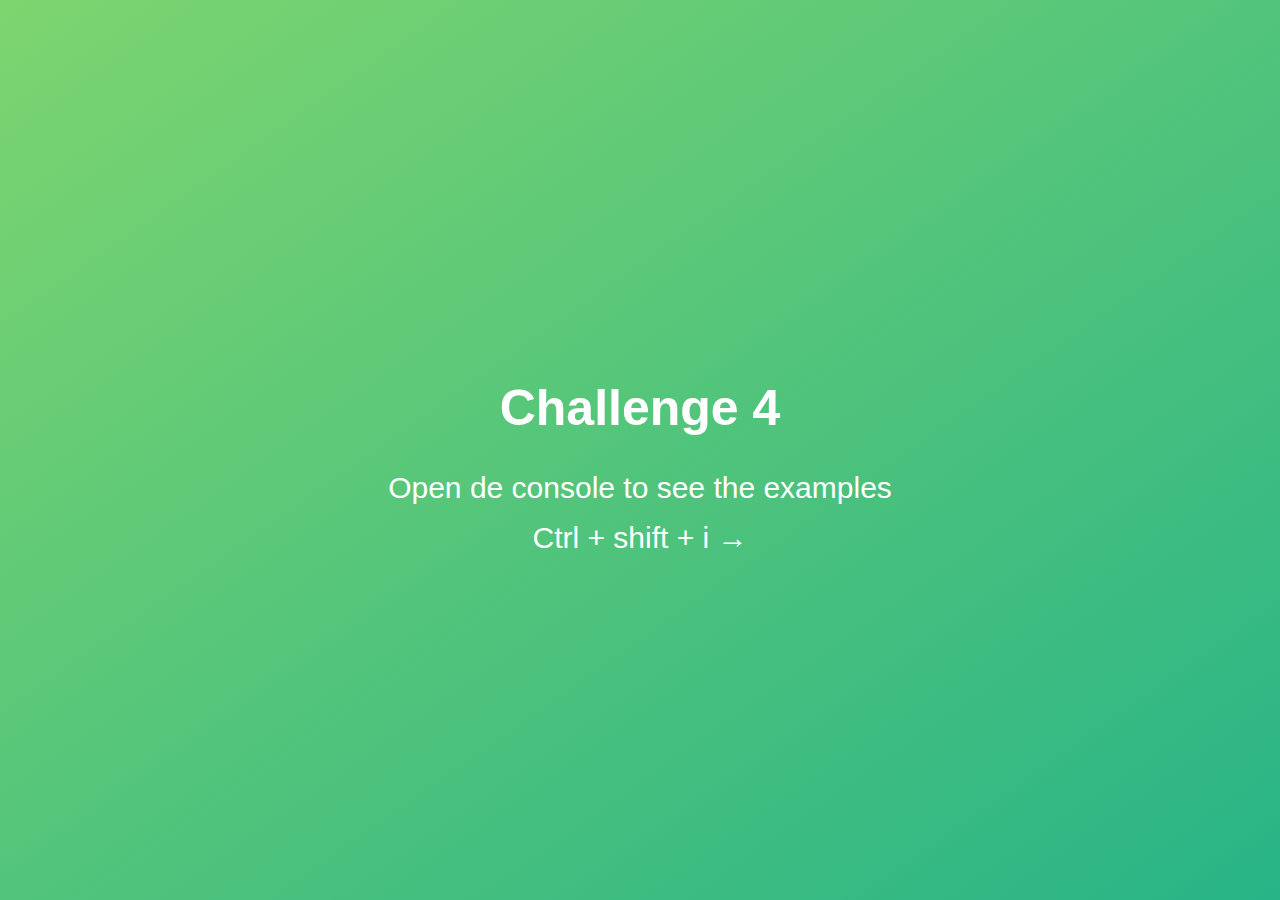
<file: 01-Fundamentals-Part-1/index.html>
<!DOCTYPE html>
<html lang="en">
  <head>
    <meta charset="UTF-8" />
    <meta name="viewport" content="width=device-width, initial-scale=1.0" />
    <meta http-equiv="X-UA-Compatible" content="ie=edge" />
    <title>JavaScript Fundamentals – Part 1</title>
    <link rel="stylesheet" href="./assets/css/index.css" />
  </head>
  <body>
    <h1>JavaScript Fundamentals – Part 1</h1>
    <p class="open-console-text">
      <span>Open de console to see the examples</span>
      <span class="right-arrow">Ctrl + shift + i &#8594;</span>
    </p>
    <!-- <script type="module" src="just-fundamentals.js"></script> -->
    <!-- <script type="module" src="./type-conversion-coercion.js"></script> -->
    <!-- <script type="module" src="./truthy-and-falsy.js"></script> -->
    <!-- <script type="module" src="./logical-operator.js"></script> -->
    <!-- <script type="module" src="./switch-statement.js"></script> -->
    <!-- <script type="module" src="conditional-ternary-operator.js"></script> -->
    <!-- ******** Coding challenges ******** -->
    <!-- <script type="module" src="./challenges/01.js"></script> -->
    <!-- <script type="module" src="./challenges/03.js"></script> -->
    <script type="module" src="./challenges/04.js"></script>
  </body>
</html>
</file>
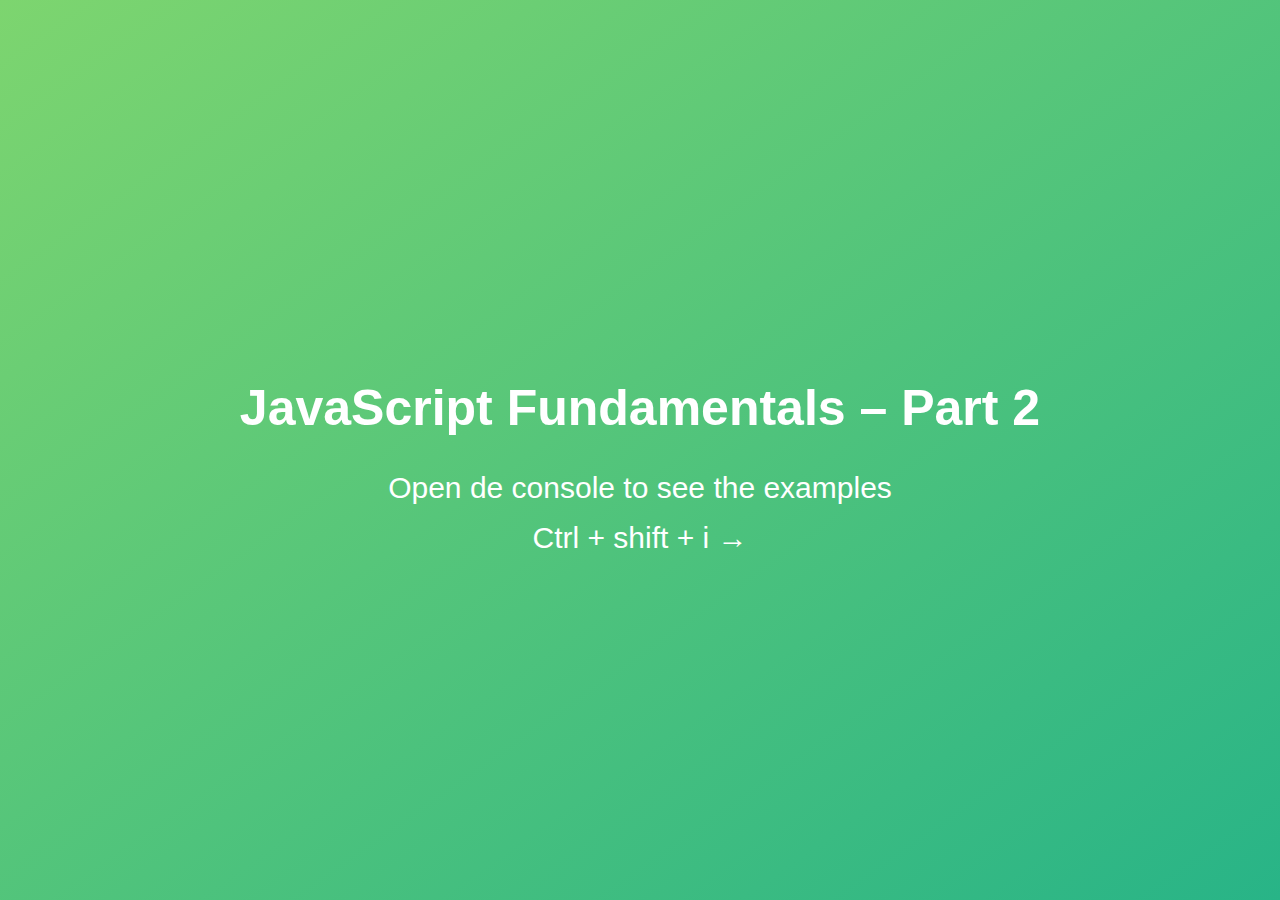
<file: 02-Fundamentals-Part-2/index.html>
<!DOCTYPE html>
<html lang="en">
  <head>
    <meta charset="UTF-8" />
    <meta name="viewport" content="width=device-width, initial-scale=1.0" />
    <meta http-equiv="X-UA-Compatible" content="ie=edge" />
    <title>JavaScript Fundamentals – Part 2</title>
    <link rel="stylesheet" href="./assets/css/index.css" />
  </head>
  <body>
    <h1>JavaScript Fundamentals – Part 2</h1>
    <p class="open-console-text">
      <span>Open de console to see the examples</span>
      <span class="right-arrow">Ctrl + shift + i &#8594;</span>
    </p>
    <!-- <script type="module" src="strict-mode.js"></script> -->
    <!-- <script type="module" src="functions.js"></script> -->
    <!-- <script
      type="module"
      src="function-declaration-vs-function-expression.js"
    ></script> -->
    <!-- <script type="module" src="arrow-functions.js"></script> -->
    <!-- <script type="module" src="functions-calling-other-functions.js"></script> -->
    <!-- <script type="module" src="intro-to-arrays.js"></script> -->
    <!-- <script type="module" src="basic-array-operations.js"></script> -->
    <!-- <script type="module" src="dot-and-bracket-notation.js"></script> -->
    <!-- <script type="module" src="object-methods.js"></script> -->
    <!-- <script type="module" src="looping-arrays.js"></script> -->

    <!-- Challenges -->
    <!-- <script type="module" src="./challenges/01.js"></script> -->
    <!-- <script type="module" src="./challenges/02.js"></script> -->
    <script type="module" src="./challenges/03.js"></script>
  </body>
</html>
</file>
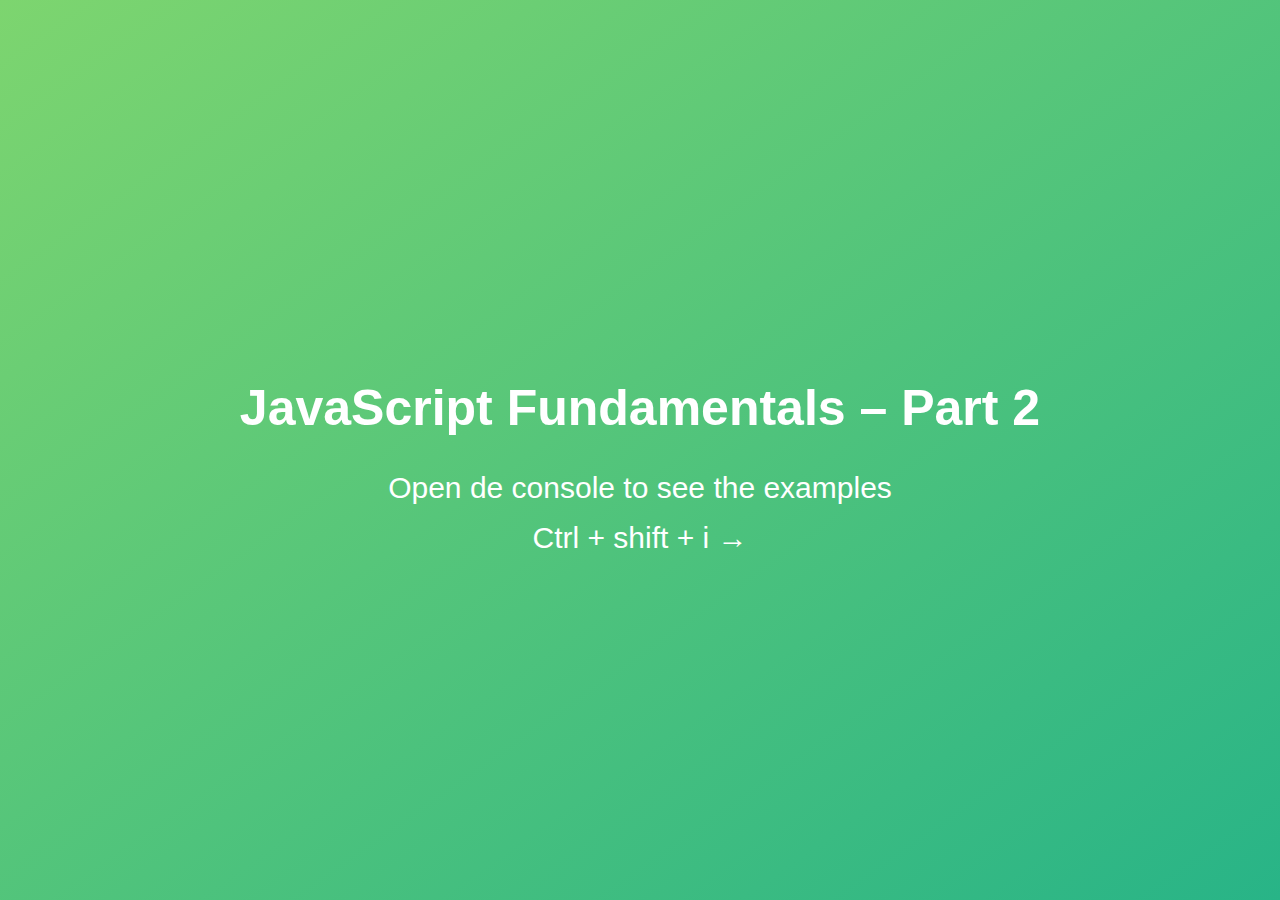
<file: 03-Developer-Skills/index.html>
<!DOCTYPE html>
<html lang="en">
  <head>
    <meta charset="UTF-8" />
    <meta name="viewport" content="width=device-width, initial-scale=1.0" />
    <meta http-equiv="X-UA-Compatible" content="ie=edge" />
    <title>JavaScript Fundamentals – Part 2</title>
    <link rel="stylesheet" href="./assets/css/index.css" />
  </head>
  <body>
    <h1>JavaScript Fundamentals – Part 2</h1>
    <p class="open-console-text">
      <span>Open de console to see the examples</span>
      <span class="right-arrow">Ctrl + shift + i &#8594;</span>
    </p>
    <!-- Challenges -->
    <script src="challenges/01.js"></script>
  </body>
</html>
</file>
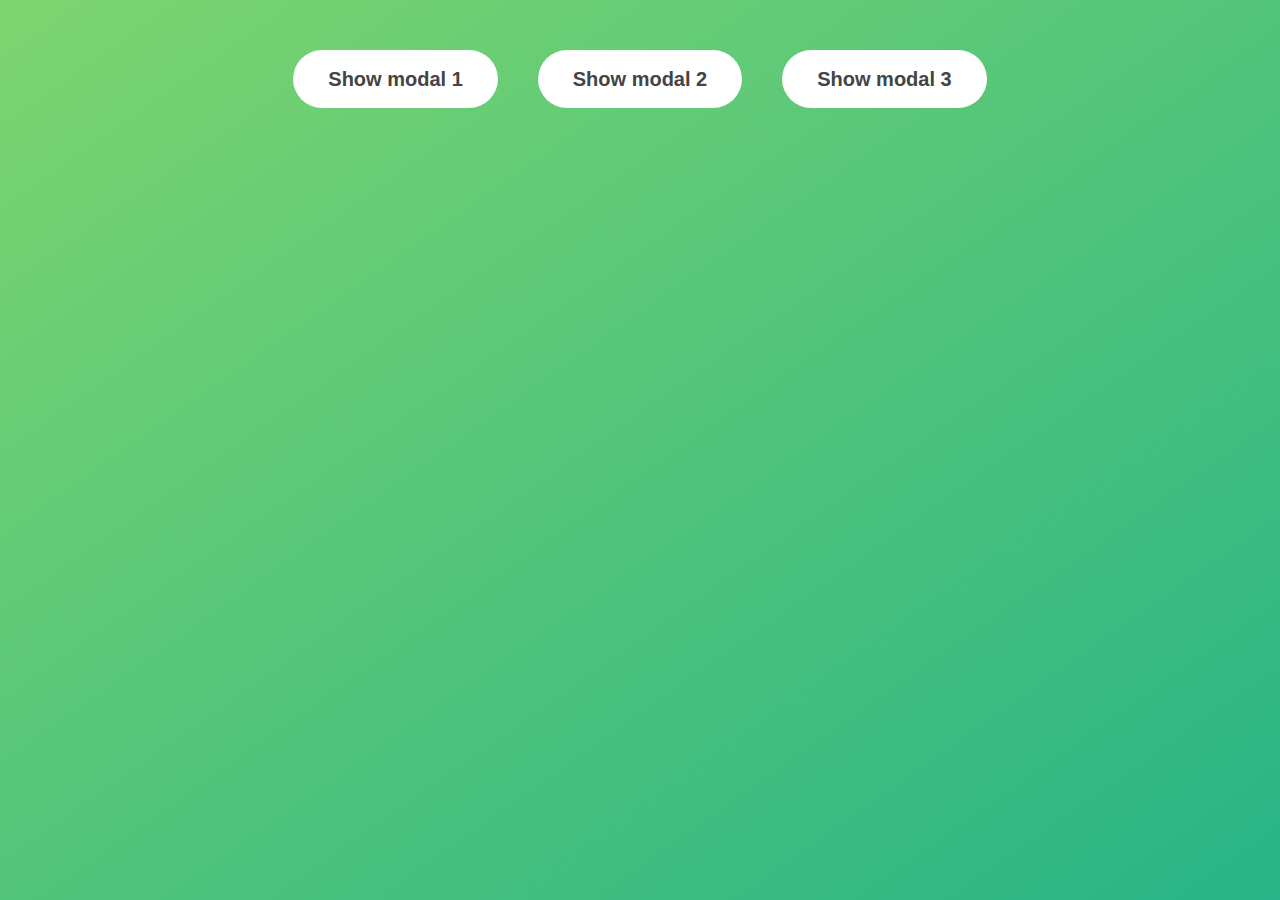
<file: 04-Modal/index.html>
<!DOCTYPE html>
<html lang="en">
  <head>
    <meta charset="UTF-8" />
    <meta name="viewport" content="width=device-width, initial-scale=1.0" />
    <meta http-equiv="X-UA-Compatible" content="ie=edge" />
    <link rel="stylesheet" href="style.css" />
    <title>Modal window</title>
  </head>
  <body>
    <button class="show-modal">Show modal 1</button>
    <button class="show-modal">Show modal 2</button>
    <button class="show-modal">Show modal 3</button>

    <div class="modal hidden">
      <button class="close-modal">&times;</button>
      <h1>I'm a modal window 😍</h1>
      <p>
        Lorem ipsum dolor sit amet, consectetur adipisicing elit, sed do eiusmod
        tempor incididunt ut labore et dolore magna aliqua. Ut enim ad minim
        veniam, quis nostrud exercitation ullamco laboris nisi ut aliquip ex ea
        commodo consequat. Duis aute irure dolor in reprehenderit in voluptate
        velit esse cillum dolore eu fugiat nulla pariatur. Excepteur sint
        occaecat cupidatat non proident, sunt in culpa qui officia deserunt
        mollit anim id est laborum.
      </p>
    </div>
    <div class="overlay hidden"></div>

    <script src="script.js"></script>
  </body>
</html>
</file>
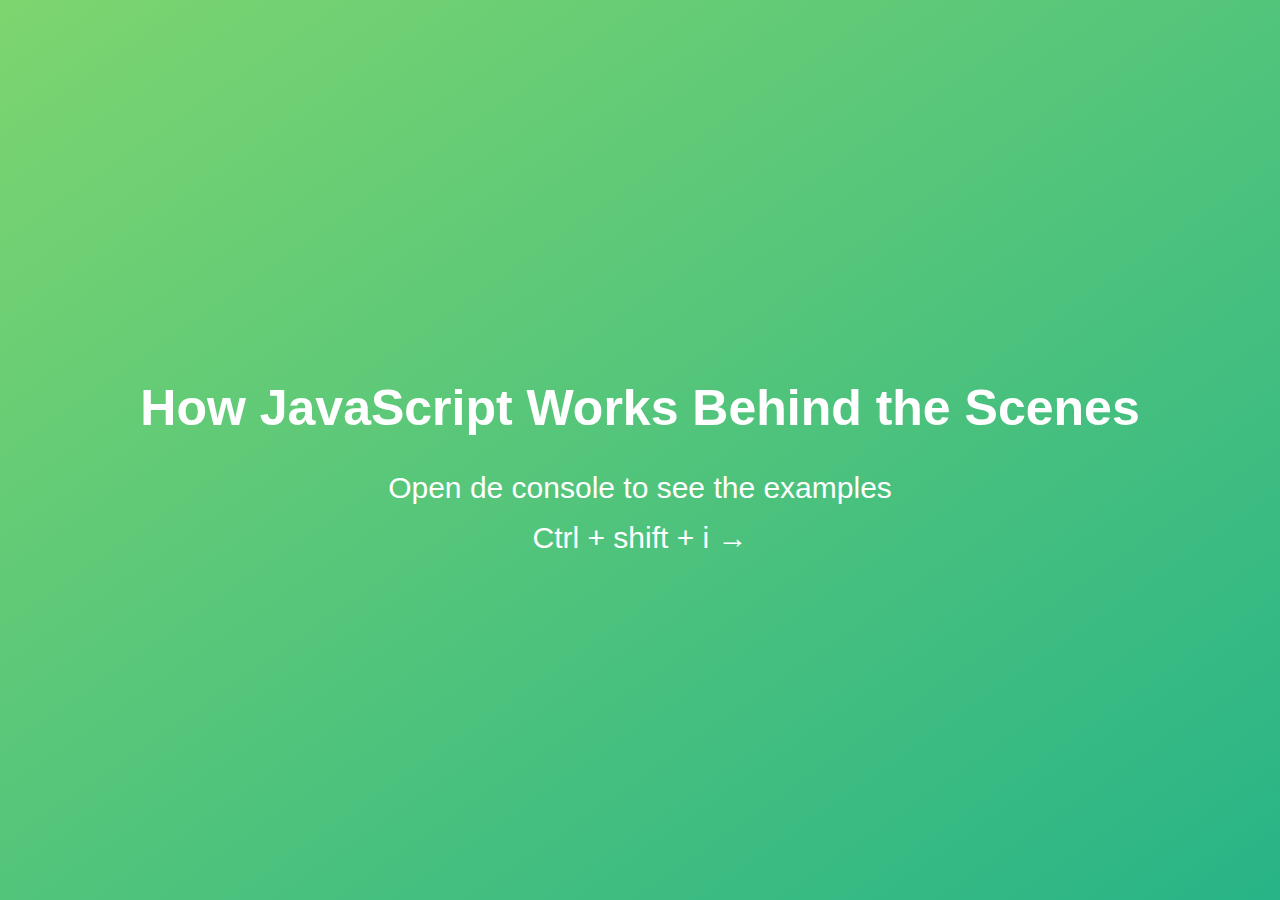
<file: 05-Js-Behind-Scene/index.html>
<!DOCTYPE html>
<html lang="en">
  <head>
    <meta charset="UTF-8" />
    <meta name="viewport" content="width=device-width, initial-scale=1.0" />
    <meta http-equiv="X-UA-Compatible" content="ie=edge" />
    <title>How JavaScript Works Behind the Scenes</title>
    <link rel="stylesheet" href="./assets/css/index.css" />
  </head>
  <body>
    <h1>How JavaScript Works Behind the Scenes</h1>
    <p class="open-console-text">
      <span>Open de console to see the examples</span>
      <span class="right-arrow">Ctrl + shift + i &#8594;</span>
    </p>
    <!-- <script type="module" src="scope-sanples.js"></script> -->
    <!-- <script type="module" src="hoisting-and-tdz.js"></script> -->
    <!-- <script src="this-keyword-example.js"></script> -->
    <!-- <script type="module" src="./sandbox.js"></script> -->
    <!-- <script type="module" src="regular-vs-arrow.js"></script> -->
  </body>
</html>
</file>
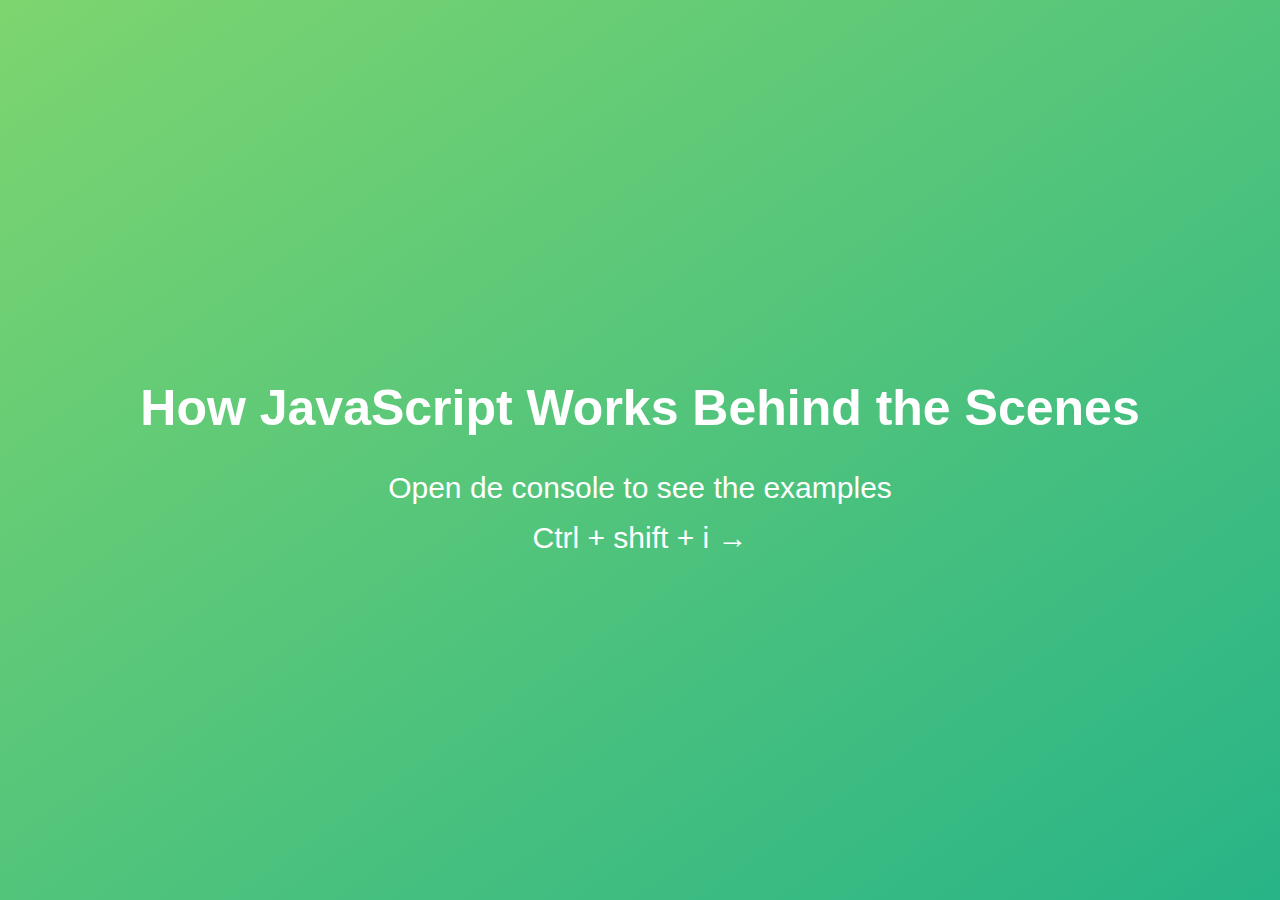
<file: 06-DataStructures-ModernOperators/index.html>
<!DOCTYPE html>
<html lang="en">
  <head>
    <meta charset="UTF-8" />
    <meta name="viewport" content="width=device-width, initial-scale=1.0" />
    <meta http-equiv="X-UA-Compatible" content="ie=edge" />
    <title>How JavaScript Works Behind the Scenes</title>
    <link rel="stylesheet" href="./assets/css/index.css" />
  </head>
  <body id="body-el" class="flex-column">
    <h1 id="main-title">How JavaScript Works Behind the Scenes</h1>
    <p class="open-console-text">
      <span>Open de console to see the examples</span>
      <span class="right-arrow">Ctrl + shift + i &#8594;</span>
    </p>
    <!-- <script type="module" src="./destructuring-arrays.js"></script> -->
    <!-- <script type="module" src="./destructuring-objects.js"></script> -->
    <!-- <script type="module" src="./spread-operator.js"></script> -->
    <!-- <script type="module" src="./rest-pattern.js"></script> -->
    <!-- <script type="module" src="./short-circuiting-nullish.js"></script> -->
    <!-- <script type="module" src="./logical-asigment-operators.js"></script> -->
    <!-- <script type="module" src="./for-of-loop.js"></script> -->

    <!-- Pending... -->
    <!-- <script type="module" src="enhanced-obj-literals.js"></script> -->
    <!-- <script type="module" src="optional-chaining.js"></script> -->
    <!-- <script type="module" src="nullish-coalesing-operator.js"></script> -->

    <!-- <script type="module" src="looping-objects.js"></script> -->
    <!-- <script type="module" src="set-data-structure.js"></script> -->
    <!-- <script type="module" src="map-data-structure.js"></script> -->

    <!-- <script type="module" src="maps-iteration.js"></script> -->
    <!-- <script type="module" src="working-strings.js"></script> -->
    <!-- <script type="module" src="string-methods-practice.js"></script> -->

    <!-- Coding Challenge -->
    <!-- Pending... -->
    <!-- <script type="module" src="coding-challenge.js"></script> -->
    <script src="./destructuring-coding-exercises/books.js"></script>
  </body>
</html>
</file>
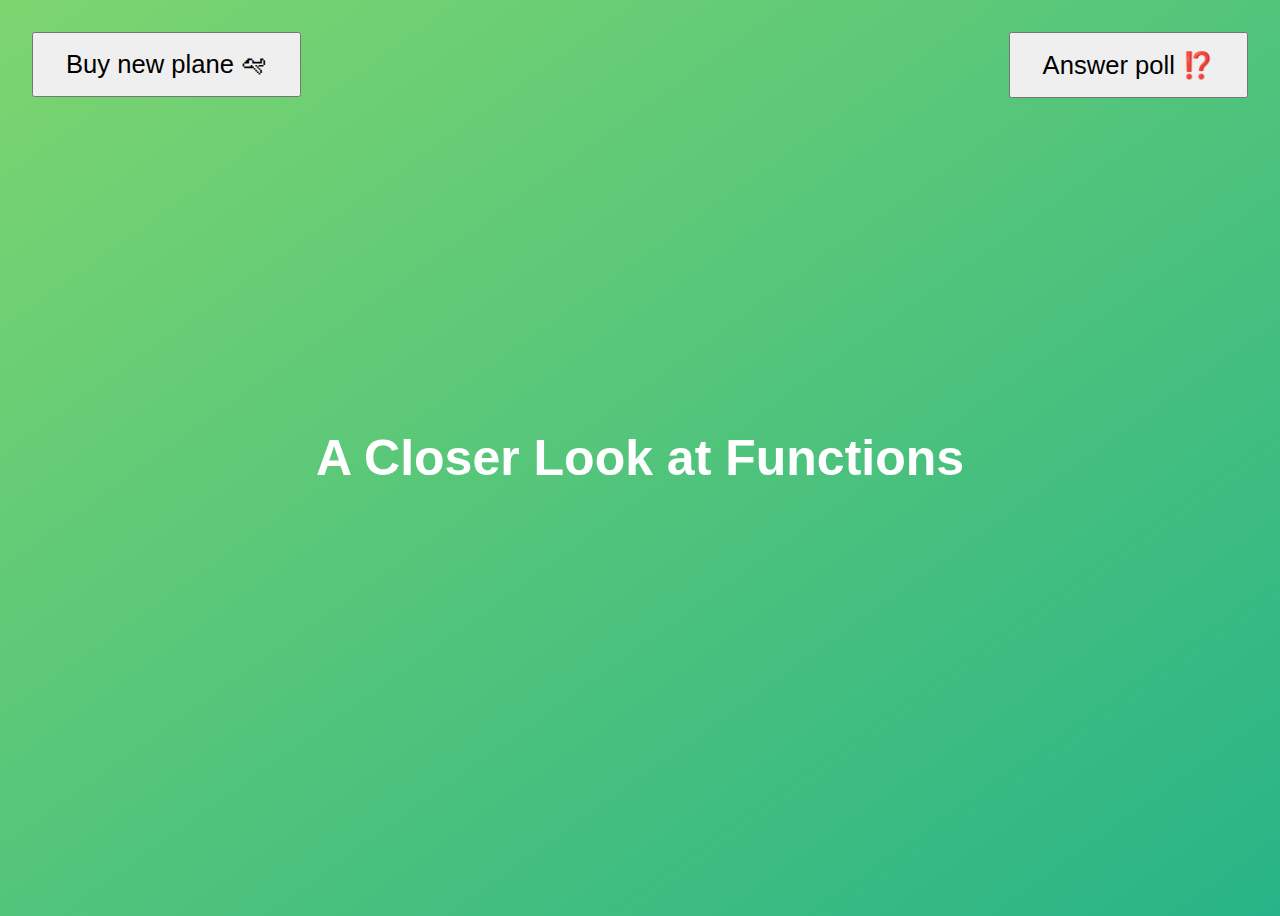
<file: 07-Functions/index.html>
<!DOCTYPE html>
<html lang="en">
  <head>
    <meta charset="UTF-8" />
    <meta name="viewport" content="width=device-width, initial-scale=1.0" />
    <meta http-equiv="X-UA-Compatible" content="ie=edge" />
    <title>A Closer Look at Functions</title>
    <style>
      body {
        height: 100vh;
        display: flex;
        align-items: center;
        background: linear-gradient(to top left, #28b487, #7dd56f);
      }
      h1 {
        font-family: sans-serif;
        font-size: 50px;
        line-height: 1.3;
        width: 100%;
        padding: 30px;
        text-align: center;
        color: white;
      }
      .buy,
      .poll {
        font-size: 1.6rem;
        padding: 1rem 2rem;
        position: absolute;
        top: 2rem;
      }
      .buy {
        left: 2rem;
      }
      .poll {
        right: 2rem;
      }
    </style>
  </head>
  <body>
    <h1>A Closer Look at Functions</h1>
    <button class="buy">Buy new plane 🛩</button>
    <button class="poll">Answer poll ⁉️</button>
    <script src="script.js"></script>
  </body>
</html>
</file>
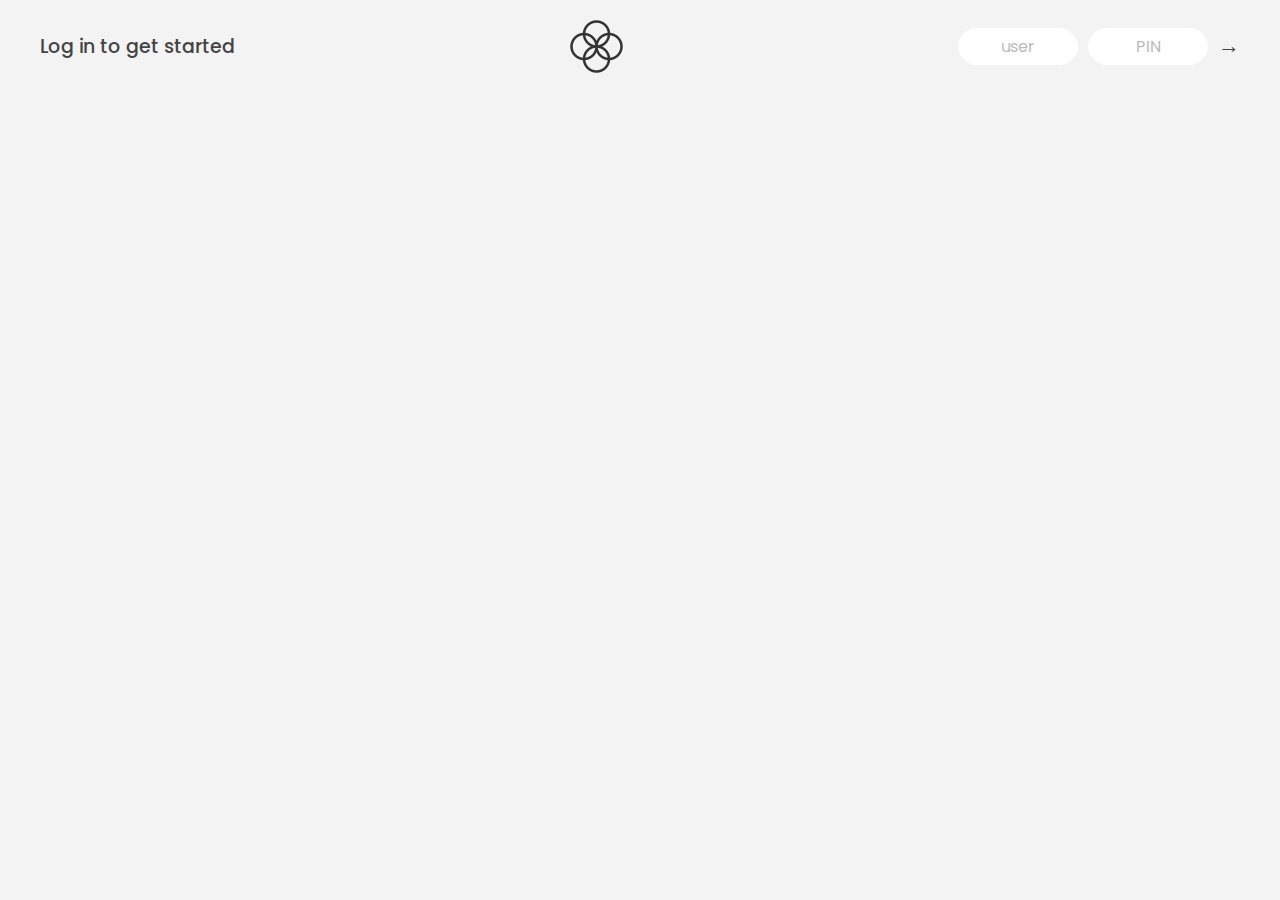
<file: 08-Working-Arrays/index.html>
<!DOCTYPE html>
<html lang="en">
  <head>
    <meta charset="UTF-8" />
    <meta name="viewport" content="width=device-width, initial-scale=1.0" />
    <meta http-equiv="X-UA-Compatible" content="ie=edge" />
    <link rel="shortcut icon" type="image/png" href="/icon.png" />

    <link
      href="https://fonts.googleapis.com/css?family=Poppins:400,500,600&display=swap"
      rel="stylesheet"
    />

    <link rel="stylesheet" href="style.css" />
    <title>Bankist</title>
  </head>
  <body>
    <!-- TOP NAVIGATION -->
    <nav>
      <p class="welcome">Log in to get started</p>
      <img src="logo.png" alt="Logo" class="logo" />
      <form class="login">
        <input
          type="text"
          placeholder="user"
          class="login__input login__input--user"
        />
        <!-- In practice, use type="password" -->
        <input
          type="text"
          placeholder="PIN"
          maxlength="4"
          class="login__input login__input--pin"
        />
        <button class="login__btn">&rarr;</button>
      </form>
    </nav>

    <main class="app">
      <!-- BALANCE -->
      <div class="balance">
        <div>
          <p class="balance__label">Current balance</p>
          <p class="balance__date">
            As of <span class="date">05/03/2037</span>
          </p>
        </div>
        <p class="balance__value">0000€</p>
      </div>

      <!-- MOVEMENTS -->
      <div class="movements">
        <div class="movements__row">
          <div class="movements__type movements__type--deposit">2 deposit</div>
          <div class="movements__date">3 days ago</div>
          <div class="movements__value">4 000€</div>
        </div>
        <div class="movements__row">
          <div class="movements__type movements__type--withdrawal">
            1 withdrawal
          </div>
          <div class="movements__date">24/01/2037</div>
          <div class="movements__value">-378€</div>
        </div>
      </div>

      <!-- SUMMARY -->
      <div class="summary">
        <p class="summary__label">In</p>
        <p class="summary__value summary__value--in">0000€</p>
        <p class="summary__label">Out</p>
        <p class="summary__value summary__value--out">0000€</p>
        <p class="summary__label">Interest</p>
        <p class="summary__value summary__value--interest">0000€</p>
        <button class="btn--sort">&downarrow; SORT</button>
      </div>

      <!-- OPERATION: TRANSFERS -->
      <div class="operation operation--transfer">
        <h2>Transfer money</h2>
        <form class="form form--transfer">
          <input type="text" class="form__input form__input--to" />
          <input type="number" class="form__input form__input--amount" />
          <button class="form__btn form__btn--transfer">&rarr;</button>
          <label class="form__label">Transfer to</label>
          <label class="form__label">Amount</label>
        </form>
      </div>

      <!-- OPERATION: LOAN -->
      <div class="operation operation--loan">
        <h2>Request loan</h2>
        <form class="form form--loan">
          <input type="number" class="form__input form__input--loan-amount" />
          <button class="form__btn form__btn--loan">&rarr;</button>
          <label class="form__label form__label--loan">Amount</label>
        </form>
      </div>

      <!-- OPERATION: CLOSE -->
      <div class="operation operation--close">
        <h2>Close account</h2>
        <form class="form form--close">
          <input type="text" class="form__input form__input--user" />
          <input
            type="password"
            maxlength="6"
            class="form__input form__input--pin"
          />
          <button class="form__btn form__btn--close">&rarr;</button>
          <label class="form__label">Confirm user</label>
          <label class="form__label">Confirm PIN</label>
        </form>
      </div>

      <!-- LOGOUT TIMER -->
      <p class="logout-timer">
        You will be logged out in <span class="timer">05:00</span>
      </p>
    </main>

    <!-- <footer>
      &copy; by Jonas Schmedtmann. Don't claim as your own :)
    </footer> -->

    <script src="script.js"></script>
  </body>
</html>
</file>
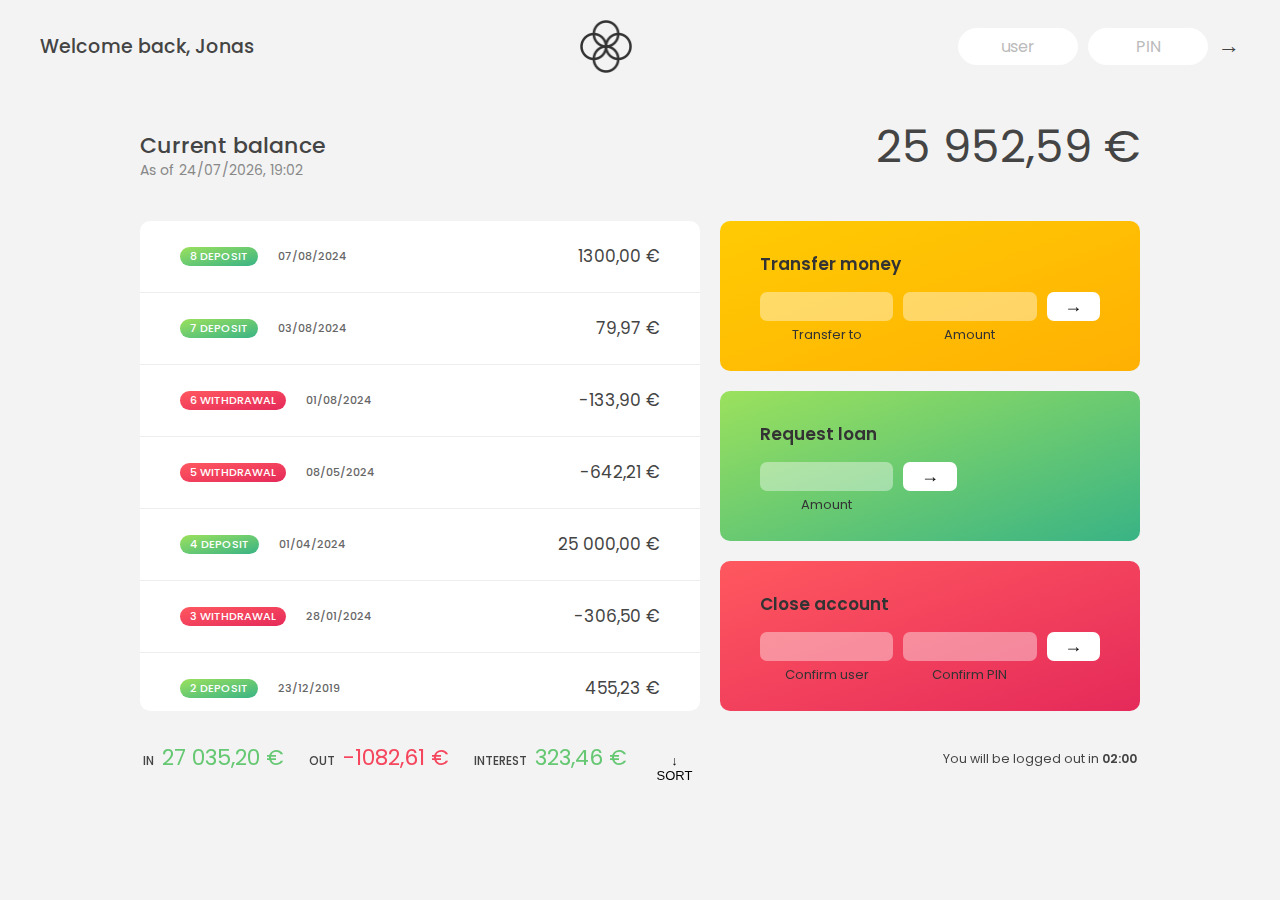
<file: 09-Numbers-Dates/index.html>
<!DOCTYPE html>
<html lang="en">
  <head>
    <meta charset="UTF-8" />
    <meta name="viewport" content="width=device-width, initial-scale=1.0" />
    <meta http-equiv="X-UA-Compatible" content="ie=edge" />
    <link rel="shortcut icon" type="image/png" href="/icon.png" />

    <link
      href="https://fonts.googleapis.com/css?family=Poppins:400,500,600&display=swap"
      rel="stylesheet"
    />

    <link rel="stylesheet" href="style.css" />
    <title>Bankist</title>
  </head>
  <body>
    <!-- TOP NAVIGATION -->
    <nav>
      <p class="welcome">Log in to get started</p>
      <img src="logo.png" alt="Logo" class="logo" />
      <form class="login">
        <input
          type="text"
          placeholder="user"
          class="login__input login__input--user"
        />
        <!-- In practice, use type="password" -->
        <input
          type="text"
          placeholder="PIN"
          maxlength="4"
          class="login__input login__input--pin"
        />
        <button class="login__btn">&rarr;</button>
      </form>
    </nav>

    <main class="app">
      <!-- BALANCE -->
      <div class="balance">
        <div>
          <p class="balance__label">Current balance</p>
          <p class="balance__date">
            As of <span class="date">05/03/2037</span>
          </p>
        </div>
        <p class="balance__value">0000€</p>
      </div>

      <!-- MOVEMENTS -->
      <div class="movements">
        <div class="movements__row">
          <div class="movements__type movements__type--deposit">2 deposit</div>
          <div class="movements__date">3 days ago</div>
          <div class="movements__value">4 000€</div>
        </div>
        <div class="movements__row">
          <div class="movements__type movements__type--withdrawal">
            1 withdrawal
          </div>
          <div class="movements__date">24/01/2037</div>
          <div class="movements__value">-378€</div>
        </div>
      </div>

      <!-- SUMMARY -->
      <div class="summary">
        <p class="summary__label">In</p>
        <p class="summary__value summary__value--in">0000€</p>
        <p class="summary__label">Out</p>
        <p class="summary__value summary__value--out">0000€</p>
        <p class="summary__label">Interest</p>
        <p class="summary__value summary__value--interest">0000€</p>
        <button class="btn--sort">&downarrow; SORT</button>
      </div>

      <!-- OPERATION: TRANSFERS -->
      <div class="operation operation--transfer">
        <h2>Transfer money</h2>
        <form class="form form--transfer">
          <input type="text" class="form__input form__input--to" />
          <input type="number" class="form__input form__input--amount" />
          <button class="form__btn form__btn--transfer">&rarr;</button>
          <label class="form__label">Transfer to</label>
          <label class="form__label">Amount</label>
        </form>
      </div>

      <!-- OPERATION: LOAN -->
      <div class="operation operation--loan">
        <h2>Request loan</h2>
        <form class="form form--loan">
          <input type="number" class="form__input form__input--loan-amount" />
          <button class="form__btn form__btn--loan">&rarr;</button>
          <label class="form__label form__label--loan">Amount</label>
        </form>
      </div>

      <!-- OPERATION: CLOSE -->
      <div class="operation operation--close">
        <h2>Close account</h2>
        <form class="form form--close">
          <input type="text" class="form__input form__input--user" />
          <input
            type="password"
            maxlength="6"
            class="form__input form__input--pin"
          />
          <button class="form__btn form__btn--close">&rarr;</button>
          <label class="form__label">Confirm user</label>
          <label class="form__label">Confirm PIN</label>
        </form>
      </div>

      <!-- LOGOUT TIMER -->
      <p class="logout-timer">
        You will be logged out in <span class="timer">05:00</span>
      </p>
    </main>

    <!-- <footer>
      &copy; by Jonas Schmedtmann. Don't claim as your own :)
    </footer> -->

    <script src="script.js"></script>
    <!-- <script src="dates-times.js"></script> -->
  </body>
</html>
</file>
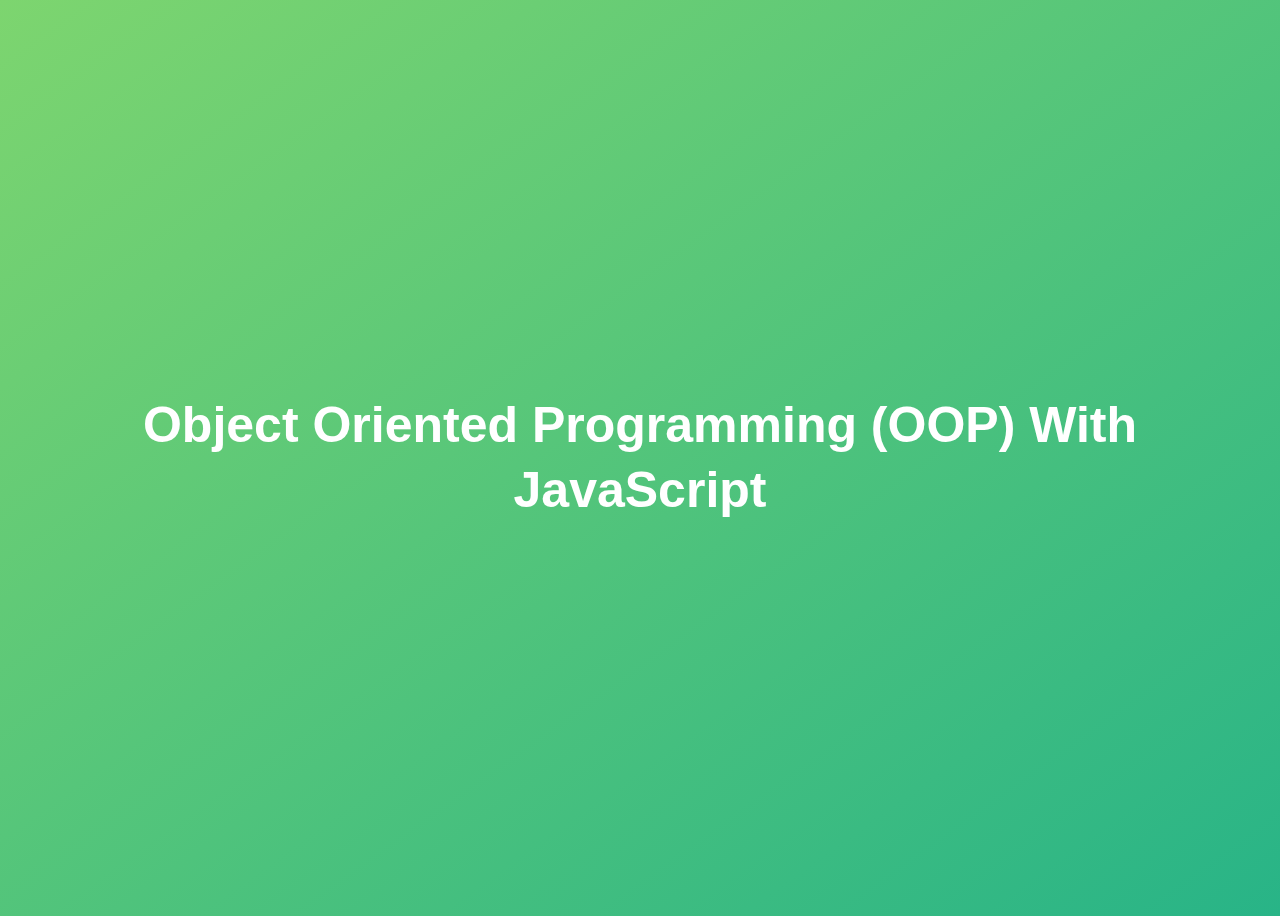
<file: 11-OOP/index.html>
<!DOCTYPE html>
<html lang="en">
  <head>
    <meta charset="UTF-8" />
    <meta name="viewport" content="width=device-width, initial-scale=1.0" />
    <meta http-equiv="X-UA-Compatible" content="ie=edge" />
    <title>Object Oriented Programming (OOP) With JavaScript</title>
    <style>
      body {
        height: 100vh;
        display: flex;
        align-items: center;
        background: linear-gradient(to top left, #28b487, #7dd56f);
      }
      h1 {
        font-family: sans-serif;
        font-size: 50px;
        line-height: 1.3;
        width: 100%;
        padding: 30px;
        text-align: center;
        color: white;
      }
    </style>
    <!-- <script defer src="script.js"></script> -->
    <!-- <script defer src="ES6classes.js"></script> -->
    <!-- <script defer src="static-methods.js"></script> -->
    <!-- <script defer src="ObjectCreate.js"></script> -->
    <!-- <script defer src="coding-challenge-01.js"></script> -->
    <!-- <script defer src="coding-challenge-02.js"></script> -->
    <!-- <script defer src="inheritance-between-classes.js"></script> -->
    <script defer src="coding-challenge-03.js"></script>
  </head>
  <body>
    <h1>Object Oriented Programming (OOP) With JavaScript</h1>
  </body>
</html>
</file>
<file: 01-Fundamentals-Part-1/assets/css/index.css>
html {
  box-sizing: border-box;
}

*,
*::before,
*::after {
  box-sizing: inherit;
  margin: 0;
  padding: 0;
}

body {
  height: 100vh;
  display: flex;
  flex-direction: column;
  align-items: center;
  justify-content: center;
  background: linear-gradient(to top left, #28b487, #7dd56f);
}

h1 {
  font-family: sans-serif;
  font-size: 50px;
  line-height: 1.3;
  /* width: 100%; */
  padding: 30px;
  text-align: center;
  color: white;
}

.open-console-text {
  font-size: 30px;
  font-family: sans-serif;
  color: #fff;
  text-align: center;
  width: 80%;
  display: flex;
  flex-direction: column;
  align-items: center;
  justify-content: center;
}

.right-arrow {
  margin-top: 1rem;
}
</file>
<file: 02-Fundamentals-Part-2/assets/css/index.css>
html {
  box-sizing: border-box;
}

*,
*::before,
*::after {
  box-sizing: inherit;
  margin: 0;
  padding: 0;
}

body {
  height: 100vh;
  display: flex;
  flex-direction: column;
  align-items: center;
  justify-content: center;
  background: linear-gradient(to top left, #28b487, #7dd56f);
}

h1 {
  font-family: sans-serif;
  font-size: 50px;
  line-height: 1.3;
  /* width: 100%; */
  padding: 30px;
  text-align: center;
  color: white;
}

.open-console-text {
  font-size: 30px;
  font-family: sans-serif;
  color: #fff;
  text-align: center;
  width: 80%;
  display: flex;
  flex-direction: column;
  align-items: center;
  justify-content: center;
}

.right-arrow {
  margin-top: 1rem;
}
</file>
<file: 03-Developer-Skills/assets/css/index.css>
html {
  box-sizing: border-box;
}

*,
*::before,
*::after {
  box-sizing: inherit;
  margin: 0;
  padding: 0;
}

body {
  height: 100vh;
  display: flex;
  flex-direction: column;
  align-items: center;
  justify-content: center;
  background: linear-gradient(to top left, #28b487, #7dd56f);
}

h1 {
  font-family: sans-serif;
  font-size: 50px;
  line-height: 1.3;
  /* width: 100%; */
  padding: 30px;
  text-align: center;
  color: white;
}

.open-console-text {
  font-size: 30px;
  font-family: sans-serif;
  color: #fff;
  text-align: center;
  width: 80%;
  display: flex;
  flex-direction: column;
  align-items: center;
  justify-content: center;
}

.right-arrow {
  margin-top: 1rem;
}
</file>
<file: 04-Modal/style.css>
* {
  margin: 0;
  padding: 0;
  box-sizing: inherit;
}

html {
  font-size: 62.5%;
  box-sizing: border-box;
}

body {
  font-family: sans-serif;
  color: #333;
  line-height: 1.5;
  height: 100vh;
  position: relative;
  display: flex;
  align-items: flex-start;
  justify-content: center;
  background: linear-gradient(to top left, #28b487, #7dd56f);
}

.show-modal {
  font-size: 2rem;
  font-weight: 600;
  padding: 1.75rem 3.5rem;
  margin: 5rem 2rem;
  border: none;
  background-color: #fff;
  color: #444;
  border-radius: 10rem;
  cursor: pointer;
}

.close-modal {
  position: absolute;
  top: 1.2rem;
  right: 2rem;
  font-size: 5rem;
  color: #333;
  cursor: pointer;
  border: none;
  background: none;
}

h1 {
  font-size: 2.5rem;
  margin-bottom: 2rem;
}

p {
  font-size: 1.8rem;
}

/* -------------------------- */
/* CLASSES TO MAKE MODAL WORK */
.hidden {
  display: none;
}

.modal {
  position: absolute;
  top: 50%;
  left: 50%;
  transform: translate(-50%, -50%);
  width: 70%;

  background-color: white;
  padding: 6rem;
  border-radius: 5px;
  box-shadow: 0 3rem 5rem rgba(0, 0, 0, 0.3);
  z-index: 10;
}

.overlay {
  position: absolute;
  top: 0;
  left: 0;
  width: 100%;
  height: 100%;
  background-color: rgba(0, 0, 0, 0.6);
  backdrop-filter: blur(3px);
  z-index: 5;
}
</file>
<file: 05-Js-Behind-Scene/assets/css/index.css>
html {
  box-sizing: border-box;
}

*,
*::before,
*::after {
  box-sizing: inherit;
  margin: 0;
  padding: 0;
}

body {
  height: 100vh;
  display: flex;
  flex-direction: column;
  align-items: center;
  justify-content: center;
  background: linear-gradient(to top left, #28b487, #7dd56f);
}

h1 {
  font-family: sans-serif;
  font-size: 50px;
  line-height: 1.3;
  /* width: 100%; */
  padding: 30px;
  text-align: center;
  color: white;
}

.open-console-text {
  font-size: 30px;
  font-family: sans-serif;
  color: #fff;
  text-align: center;
  width: 80%;
  display: flex;
  flex-direction: column;
  align-items: center;
  justify-content: center;
}

.right-arrow {
  margin-top: 1rem;
}
</file>
<file: 06-DataStructures-ModernOperators/assets/css/index.css>
html {
  box-sizing: border-box;
}

*,
*::before,
*::after {
  box-sizing: inherit;
  margin: 0;
  padding: 0;
}

body {
  height: 100vh;
  display: flex;
  flex-direction: column;
  align-items: center;
  justify-content: center;
  background: linear-gradient(to top left, #28b487, #7dd56f);
}

h1 {
  font-family: sans-serif;
  font-size: 50px;
  line-height: 1.3;
  /* width: 100%; */
  padding: 30px;
  text-align: center;
  color: white;
}

.open-console-text {
  font-size: 30px;
  font-family: sans-serif;
  color: #fff;
  text-align: center;
  width: 80%;
  display: flex;
  flex-direction: column;
  align-items: center;
  justify-content: center;
}

.right-arrow {
  margin-top: 1rem;
}

/* This  code works with the "coding challenge" of this section*/

.flex-column {
  display: flex;
  flex-direction: column;
  align-items: center;
  justify-content: center;
}

.width-100 {
  width: 100%;
}

.width-60 {
  width: 60%;
}

.display-block {
  display: block;
}

.textarea {
  height: 160px;
  margin-bottom: 20px;
  outline: none;
}

.send-button {
  padding: 10px;
  font-size: 18px;
  border: none;
  font-weight: bold;
  border-radius: 5px;
}
</file>
<file: 08-Working-Arrays/style.css>
/*
 * Use this CSS to learn some intersting techniques,
 * in case you're wondering how I built the UI.
 * Have fun! 😁
 */

* {
  margin: 0;
  padding: 0;
  box-sizing: inherit;
}

html {
  font-size: 62.5%;
  box-sizing: border-box;
}

body {
  font-family: "Poppins", sans-serif;
  color: #444;
  background-color: #f3f3f3;
  height: 100vh;
  padding: 2rem;
}

nav {
  display: flex;
  justify-content: space-between;
  align-items: center;
  padding: 0 2rem;
}

.welcome {
  font-size: 1.9rem;
  font-weight: 500;
}

.logo {
  height: 5.25rem;
}

.login {
  display: flex;
}

.login__input {
  border: none;
  padding: 0.5rem 2rem;
  font-size: 1.6rem;
  font-family: inherit;
  text-align: center;
  width: 12rem;
  border-radius: 10rem;
  margin-right: 1rem;
  color: inherit;
  border: 1px solid #fff;
  transition: all 0.3s;
}

.login__input:focus {
  outline: none;
  border: 1px solid #ccc;
}

.login__input::placeholder {
  color: #bbb;
}

.login__btn {
  border: none;
  background: none;
  font-size: 2.2rem;
  color: inherit;
  cursor: pointer;
  transition: all 0.3s;
}

.login__btn:hover,
.login__btn:focus,
.btn--sort:hover,
.btn--sort:focus {
  outline: none;
  color: #777;
}

/* MAIN */
.app {
  position: relative;
  max-width: 100rem;
  margin: 4rem auto;
  display: grid;
  grid-template-columns: 4fr 3fr;
  grid-template-rows: auto repeat(3, 15rem) auto;
  gap: 2rem;

  /* NOTE This creates the fade in/out animation */
  opacity: 0;
  transition: all 1s;
}

.balance {
  grid-column: 1 / span 2;
  display: flex;
  align-items: flex-end;
  justify-content: space-between;
  margin-bottom: 2rem;
}

.balance__label {
  font-size: 2.2rem;
  font-weight: 500;
  margin-bottom: -0.2rem;
}

.balance__date {
  font-size: 1.4rem;
  color: #888;
}

.balance__value {
  font-size: 4.5rem;
  font-weight: 400;
}

/* MOVEMENTS */
.movements {
  grid-row: 2 / span 3;
  background-color: #fff;
  border-radius: 1rem;
  overflow: scroll;
}

.movements__row {
  padding: 2.25rem 4rem;
  display: flex;
  align-items: center;
  border-bottom: 1px solid #eee;
}

.movements__type {
  font-size: 1.1rem;
  text-transform: uppercase;
  font-weight: 500;
  color: #fff;
  padding: 0.1rem 1rem;
  border-radius: 10rem;
  margin-right: 2rem;
}

.movements__date {
  font-size: 1.1rem;
  text-transform: uppercase;
  font-weight: 500;
  color: #666;
}

.movements__type--deposit {
  background-image: linear-gradient(to top left, #39b385, #9be15d);
}

.movements__type--withdrawal {
  background-image: linear-gradient(to top left, #e52a5a, #ff585f);
}

.movements__value {
  font-size: 1.7rem;
  margin-left: auto;
}

/* SUMMARY */
.summary {
  grid-row: 5 / 6;
  display: flex;
  align-items: baseline;
  padding: 0 0.3rem;
  margin-top: 1rem;
}

.summary__label {
  font-size: 1.2rem;
  font-weight: 500;
  text-transform: uppercase;
  margin-right: 0.8rem;
}

.summary__value {
  font-size: 2.2rem;
  margin-right: 2.5rem;
}

.summary__value--in,
.summary__value--interest {
  color: #66c873;
}

.summary__value--out {
  color: #f5465d;
}

.btn--sort {
  margin-left: auto;
  border: none;
  background: none;
  font-size: 1.3rem;
  font-weight: 500;
  cursor: pointer;
}

/* OPERATIONS */
.operation {
  border-radius: 1rem;
  padding: 3rem 4rem;
  color: #333;
}

.operation--transfer {
  background-image: linear-gradient(to top left, #ffb003, #ffcb03);
}

.operation--loan {
  background-image: linear-gradient(to top left, #39b385, #9be15d);
}

.operation--close {
  background-image: linear-gradient(to top left, #e52a5a, #ff585f);
}

h2 {
  margin-bottom: 1.5rem;
  font-size: 1.7rem;
  font-weight: 600;
  color: #333;
}

.form {
  display: grid;
  grid-template-columns: 2.5fr 2.5fr 1fr;
  grid-template-rows: auto auto;
  gap: 0.4rem 1rem;
}

/* Exceptions for interst */
.form.form--loan {
  grid-template-columns: 2.5fr 1fr 2.5fr;
}
.form__label--loan {
  grid-row: 2;
}
/* End exceptions */

.form__input {
  width: 100%;
  border: none;
  background-color: rgba(255, 255, 255, 0.4);
  font-family: inherit;
  font-size: 1.5rem;
  text-align: center;
  color: #333;
  padding: 0.3rem 1rem;
  border-radius: 0.7rem;
  transition: all 0.3s;
}

.form__input:focus {
  outline: none;
  background-color: rgba(255, 255, 255, 0.6);
}

.form__label {
  font-size: 1.3rem;
  text-align: center;
}

.form__btn {
  border: none;
  border-radius: 0.7rem;
  font-size: 1.8rem;
  background-color: #fff;
  cursor: pointer;
  transition: all 0.3s;
}

.form__btn:focus {
  outline: none;
  background-color: rgba(255, 255, 255, 0.8);
}

.logout-timer {
  padding: 0 0.3rem;
  margin-top: 1.9rem;
  text-align: right;
  font-size: 1.25rem;
}

.timer {
  font-weight: 600;
}
</file>
<file: 09-Numbers-Dates/style.css>
/*
 * Use this CSS to learn some intersting techniques,
 * in case you're wondering how I built the UI.
 * Have fun! 😁
 */

* {
  margin: 0;
  padding: 0;
  box-sizing: inherit;
}

html {
  font-size: 62.5%;
  box-sizing: border-box;
}

body {
  font-family: 'Poppins', sans-serif;
  color: #444;
  background-color: #f3f3f3;
  height: 100vh;
  padding: 2rem;
}

nav {
  display: flex;
  justify-content: space-between;
  align-items: center;
  padding: 0 2rem;
}

.welcome {
  font-size: 1.9rem;
  font-weight: 500;
}

.logo {
  height: 5.25rem;
}

.login {
  display: flex;
}

.login__input {
  border: none;
  padding: 0.5rem 2rem;
  font-size: 1.6rem;
  font-family: inherit;
  text-align: center;
  width: 12rem;
  border-radius: 10rem;
  margin-right: 1rem;
  color: inherit;
  border: 1px solid #fff;
  transition: all 0.3s;
}

.login__input:focus {
  outline: none;
  border: 1px solid #ccc;
}

.login__input::placeholder {
  color: #bbb;
}

.login__btn {
  border: none;
  background: none;
  font-size: 2.2rem;
  color: inherit;
  cursor: pointer;
  transition: all 0.3s;
}

.login__btn:hover,
.login__btn:focus,
.btn--sort:hover,
.btn--sort:focus {
  outline: none;
  color: #777;
}

/* MAIN */
.app {
  position: relative;
  max-width: 100rem;
  margin: 4rem auto;
  display: grid;
  grid-template-columns: 4fr 3fr;
  grid-template-rows: auto repeat(3, 15rem) auto;
  gap: 2rem;

  /* NOTE This creates the fade in/out anumation */
  opacity: 0;
  transition: all 1s;
}

.balance {
  grid-column: 1 / span 2;
  display: flex;
  align-items: flex-end;
  justify-content: space-between;
  margin-bottom: 2rem;
}

.balance__label {
  font-size: 2.2rem;
  font-weight: 500;
  margin-bottom: -0.2rem;
}

.balance__date {
  font-size: 1.4rem;
  color: #888;
}

.balance__value {
  font-size: 4.5rem;
  font-weight: 400;
}

/* MOVEMENTS */
.movements {
  grid-row: 2 / span 3;
  background-color: #fff;
  border-radius: 1rem;
  overflow: scroll;
}

.movements__row {
  padding: 2.25rem 4rem;
  display: flex;
  align-items: center;
  border-bottom: 1px solid #eee;
}

.movements__type {
  font-size: 1.1rem;
  text-transform: uppercase;
  font-weight: 500;
  color: #fff;
  padding: 0.1rem 1rem;
  border-radius: 10rem;
  margin-right: 2rem;
}

.movements__date {
  font-size: 1.1rem;
  text-transform: uppercase;
  font-weight: 500;
  color: #666;
}

.movements__type--deposit {
  background-image: linear-gradient(to top left, #39b385, #9be15d);
}

.movements__type--withdrawal {
  background-image: linear-gradient(to top left, #e52a5a, #ff585f);
}

.movements__value {
  font-size: 1.7rem;
  margin-left: auto;
}

/* SUMMARY */
.summary {
  grid-row: 5 / 6;
  display: flex;
  align-items: baseline;
  padding: 0 0.3rem;
  margin-top: 1rem;
}

.summary__label {
  font-size: 1.2rem;
  font-weight: 500;
  text-transform: uppercase;
  margin-right: 0.8rem;
}

.summary__value {
  font-size: 2.2rem;
  margin-right: 2.5rem;
}

.summary__value--in,
.summary__value--interest {
  color: #66c873;
}

.summary__value--out {
  color: #f5465d;
}

.btn--sort {
  margin-left: auto;
  border: none;
  background: none;
  font-size: 1.3rem;
  font-weight: 500;
  cursor: pointer;
}

/* OPERATIONS */
.operation {
  border-radius: 1rem;
  padding: 3rem 4rem;
  color: #333;
}

.operation--transfer {
  background-image: linear-gradient(to top left, #ffb003, #ffcb03);
}

.operation--loan {
  background-image: linear-gradient(to top left, #39b385, #9be15d);
}

.operation--close {
  background-image: linear-gradient(to top left, #e52a5a, #ff585f);
}

h2 {
  margin-bottom: 1.5rem;
  font-size: 1.7rem;
  font-weight: 600;
  color: #333;
}

.form {
  display: grid;
  grid-template-columns: 2.5fr 2.5fr 1fr;
  grid-template-rows: auto auto;
  gap: 0.4rem 1rem;
}

/* Exceptions for interst */
.form.form--loan {
  grid-template-columns: 2.5fr 1fr 2.5fr;
}
.form__label--loan {
  grid-row: 2;
}
/* End exceptions */

.form__input {
  width: 100%;
  border: none;
  background-color: rgba(255, 255, 255, 0.4);
  font-family: inherit;
  font-size: 1.5rem;
  text-align: center;
  color: #333;
  padding: 0.3rem 1rem;
  border-radius: 0.7rem;
  transition: all 0.3s;
}

.form__input:focus {
  outline: none;
  background-color: rgba(255, 255, 255, 0.6);
}

.form__label {
  font-size: 1.3rem;
  text-align: center;
}

.form__btn {
  border: none;
  border-radius: 0.7rem;
  font-size: 1.8rem;
  background-color: #fff;
  cursor: pointer;
  transition: all 0.3s;
}

.form__btn:focus {
  outline: none;
  background-color: rgba(255, 255, 255, 0.8);
}

.logout-timer {
  padding: 0 0.3rem;
  margin-top: 1.9rem;
  text-align: right;
  font-size: 1.25rem;
}

.timer {
  font-weight: 600;
}
</file>
